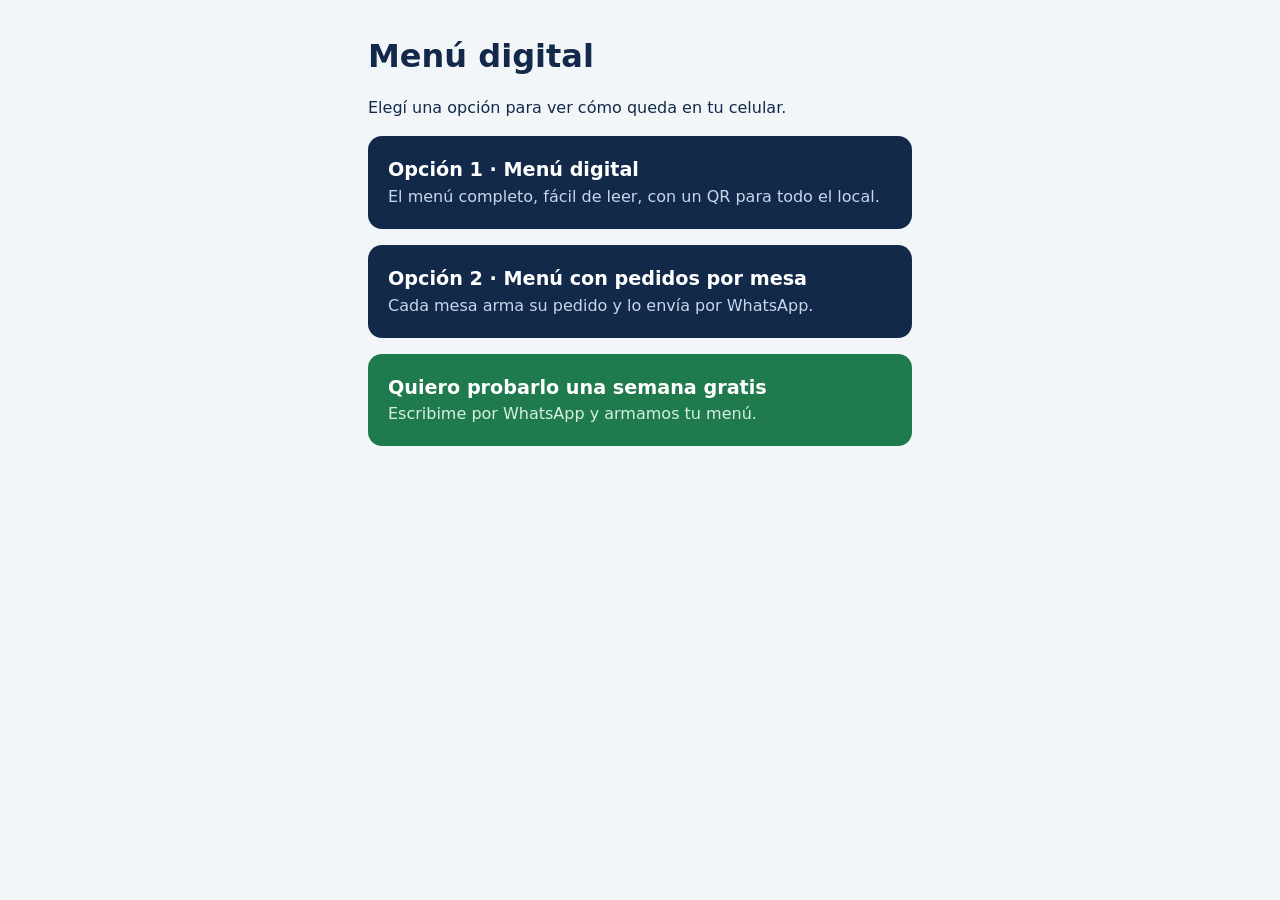
<file: index.html>
<!DOCTYPE html>
<html lang="es-AR">
<head>
  <meta charset="UTF-8">
  <meta name="viewport" content="width=device-width, initial-scale=1">
  <title>Menú digital · Opciones</title>
  <style>
    body { margin: 0; padding: 2rem 1.25rem; font-family: system-ui, sans-serif; background: #f3f6f9; color: #12294a; line-height: 1.5; }
    main { max-width: 34rem; margin: 0 auto; }
    h1 { font-size: 2rem; margin: 0 0 .5rem; }
    a.opcion { display: block; margin-top: 1rem; padding: 1.25rem; border-radius: 14px; background: #12294a; color: #fff; text-decoration: none; }
    a.opcion strong { display: block; font-size: 1.2rem; }
    a.opcion span { color: #c8d6ea; }
    a.opcion.contacto { background: #1f7a4d; }
    a.opcion.contacto span { color: #d6f0e2; }
    a.opcion:focus-visible { outline: 3px solid #e8b13a; outline-offset: 2px; }
  </style>
</head>
<body>
  <main>
    <h1>Menú digital</h1>
    <p>Elegí una opción para ver cómo queda en tu celular.</p>
    <a class="opcion" href="demo-simple/"><strong>Opción 1 · Menú digital</strong><span>El menú completo, fácil de leer, con un QR para todo el local.</span></a>
    <a class="opcion" href="demo-pedidos/?mesa=1"><strong>Opción 2 · Menú con pedidos por mesa</strong><span>Cada mesa arma su pedido y lo envía por WhatsApp.</span></a>
    <a class="opcion contacto" target="_blank" rel="noopener" href="https://wa.me/5493547304917?text=Hola%2C%20me%20interesa%20tu%20propuesta%2C%20quiero%20hacer%20mi%20prueba%20de%20una%20semana%20gratuita"><strong>Quiero probarlo una semana gratis</strong><span>Escribime por WhatsApp y armamos tu menú.</span></a>
  </main>
</body>
</html>
</file>
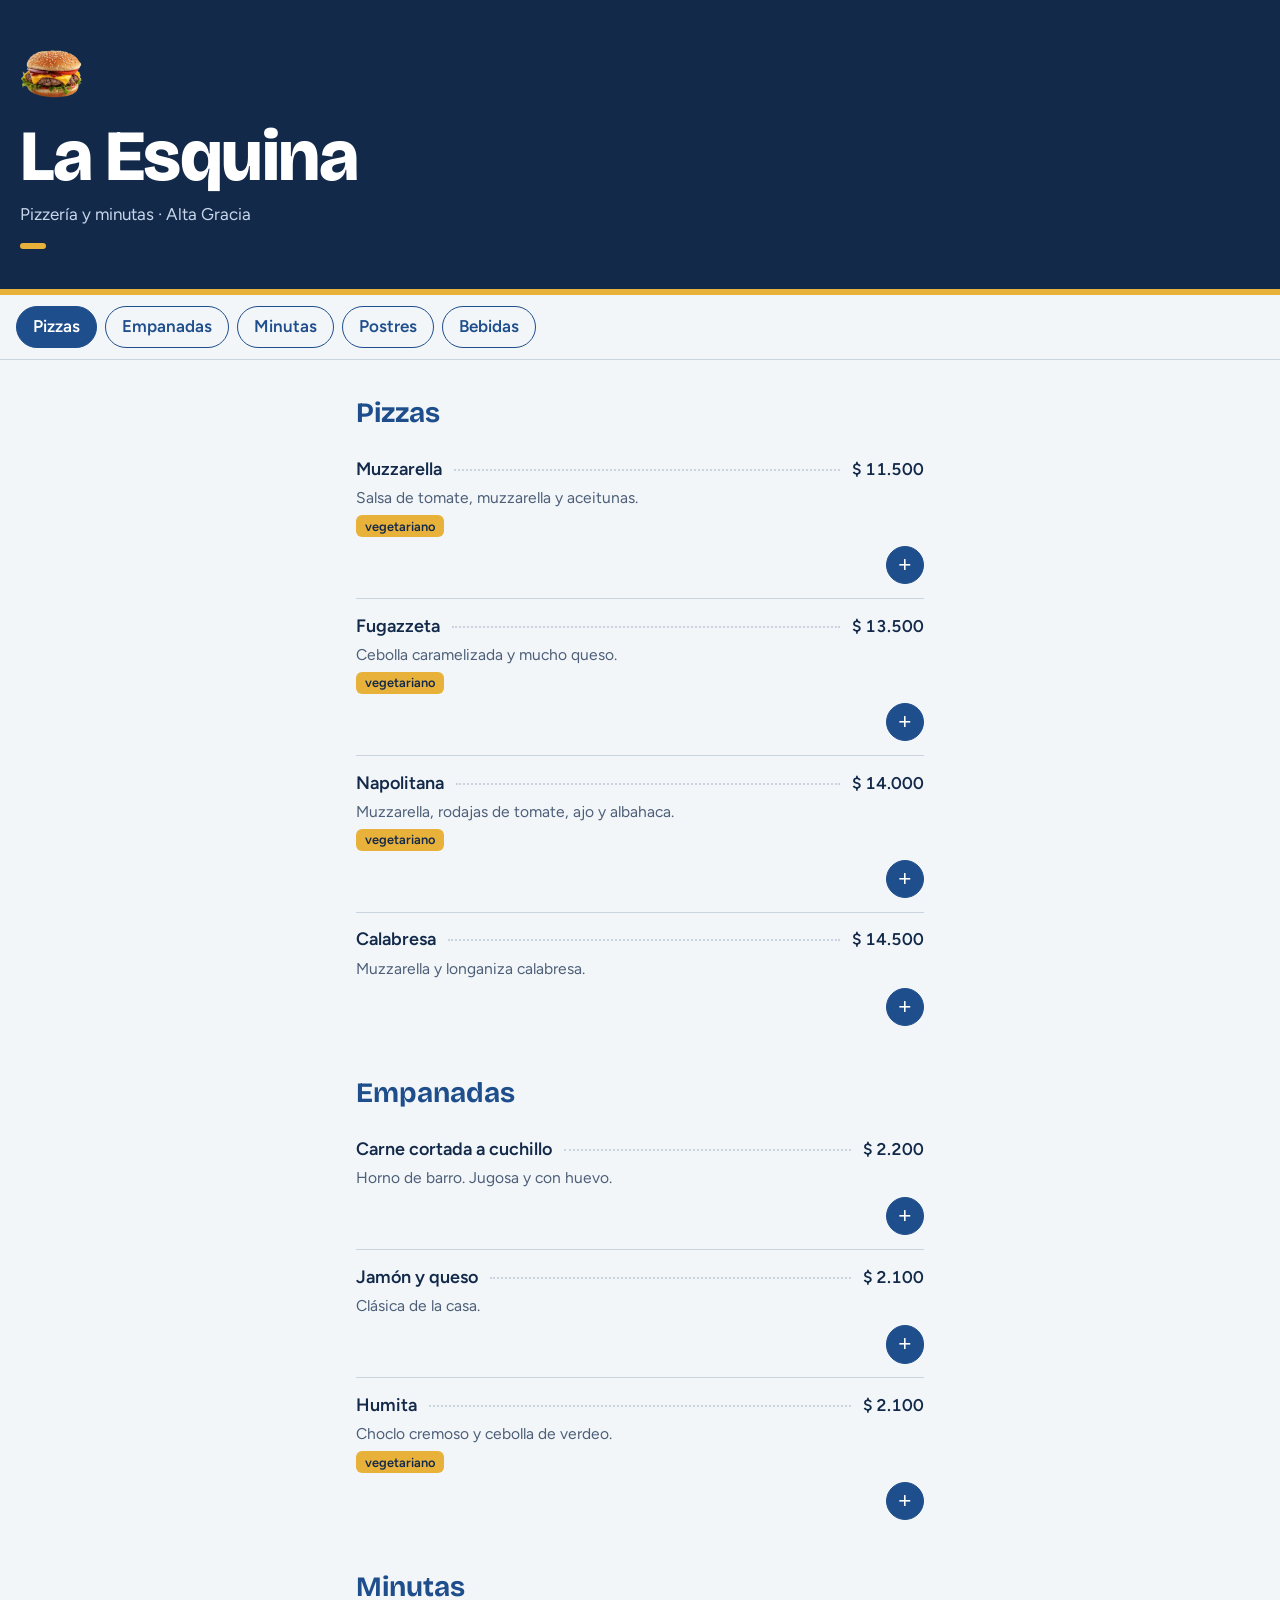
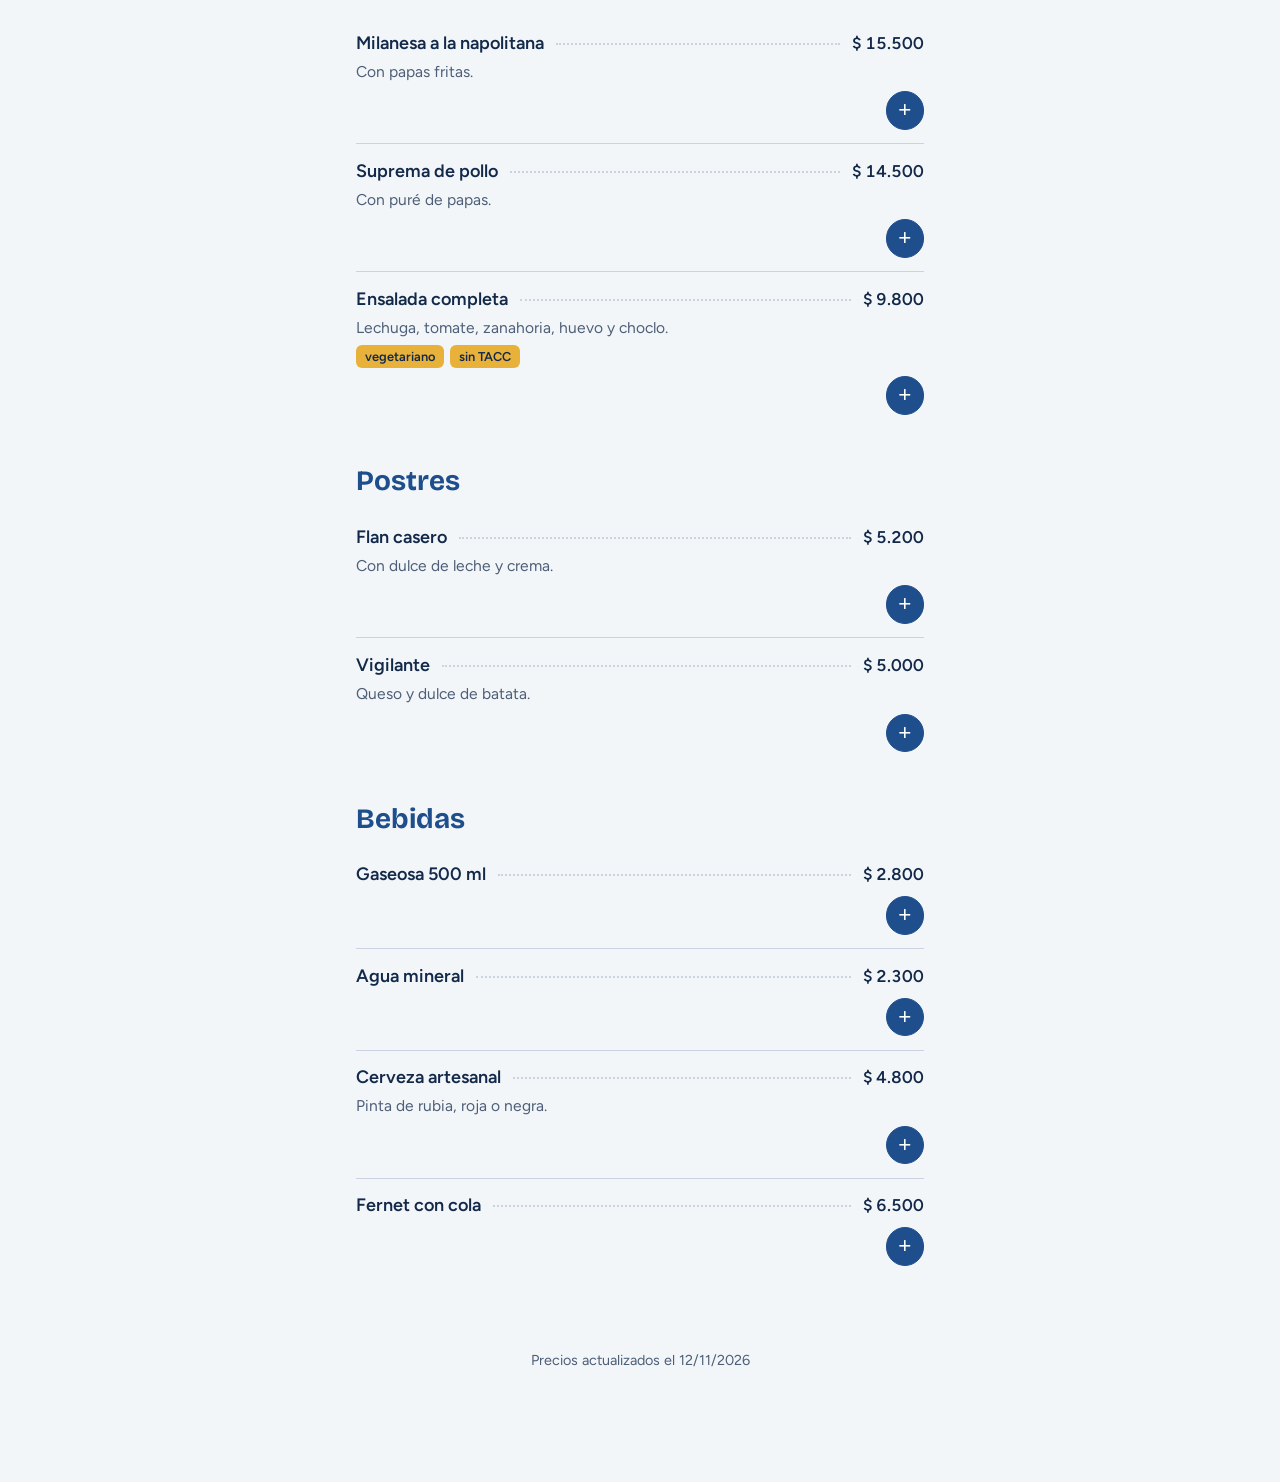
<file: demo-pedidos/index.html>
<!DOCTYPE html>
<html lang="es-AR">
<head>
  <meta charset="UTF-8">
  <meta name="viewport" content="width=device-width, initial-scale=1">
  <title>Menú</title>
  <link rel="preconnect" href="https://fonts.googleapis.com">
  <link rel="preconnect" href="https://fonts.gstatic.com" crossorigin>
  <link href="https://fonts.googleapis.com/css2?family=Bricolage+Grotesque:wght@600;800&family=Figtree:wght@400;500;600&display=swap" rel="stylesheet">
  <link rel="stylesheet" href="../shared/style.css">
</head>
<body>
  <header class="portada" id="portada">
    <h1 id="local">Menú</h1>
    <p id="subtitulo"></p>
    <p id="mesa-etiqueta" class="mesa-etiqueta" hidden></p>
  </header>

  <nav id="categorias" class="categorias" aria-label="Categorías del menú"></nav>
  <main id="menu"></main>
  <footer class="pie"><p id="actualizado"></p></footer>

  <button id="barra-pedido" class="barra-pedido" hidden></button>

  <section id="panel" class="panel" hidden aria-label="Tu pedido">
    <div class="panel-caja">
      <div class="panel-cab">
        <h2>Tu pedido</h2>
        <button id="cerrar" class="btn-texto">Cerrar</button>
      </div>
      <p id="panel-mesa" class="panel-mesa"></p>
      <div id="panel-lista"></div>
      <label for="nota">Aclaraciones</label>
      <textarea id="nota" rows="2" placeholder="Ej: sin cebolla, bien cocida"></textarea>
      <p class="panel-total">Total <span id="panel-total"></span></p>
      <p class="panel-ayuda" id="panel-ayuda"></p>
      <a id="btn-wsp" class="btn-principal" hidden target="_blank" rel="noopener">Enviar por WhatsApp</a>
      <button id="vaciar" class="btn-texto">Vaciar pedido</button>
    </div>
  </section>

  <script src="../shared/script.js"></script>
</body>
</html>
</file>
<file: shared/style.css>
:root {
  --tinta: #12294a;
  --azulejo: #1f4e8c;
  --mostaza: #e8b13a;
  --fondo: #f3f6f9;
  --linea: #c9d4e0;
  --suave: #4d5f78;
}

* { box-sizing: border-box; }
html { scroll-behavior: smooth; scroll-padding-top: 64px; }

body {
  margin: 0;
  background: var(--fondo);
  color: var(--tinta);
  font-family: "Figtree", system-ui, sans-serif;
  font-size: 1.0625rem;
  line-height: 1.5;
}

/* Portada */
.portada {
  background: var(--tinta);
  color: #fff;
  padding: 2.5rem 1.25rem 2rem;
  border-bottom: 6px solid var(--mostaza);
}
.portada h1 {
  margin: 0;
  font-family: "Bricolage Grotesque", system-ui, sans-serif;
  font-weight: 800;
  font-size: clamp(2.6rem, 12vw, 4.5rem);
  line-height: 1;
  letter-spacing: -0.02em;
}
.portada p { margin: .6rem 0 0; color: #c8d6ea; }

/* Barra de categorías fija */
.categorias {
  position: sticky;
  top: 0;
  z-index: 10;
  display: flex;
  gap: .5rem;
  padding: .7rem 1rem;
  overflow-x: auto;
  background: var(--fondo);
  border-bottom: 1px solid var(--linea);
  scrollbar-width: none;
}
.categorias::-webkit-scrollbar { display: none; }
.categorias a {
  flex: none;
  padding: .45rem 1rem;
  border-radius: 999px;
  border: 1.5px solid var(--azulejo);
  color: var(--azulejo);
  font-weight: 600;
  text-decoration: none;
}
.categorias a.activa {
  background: var(--azulejo);
  color: #fff;
}

/* Menú */
main { max-width: 38rem; margin: 0 auto; padding: 0 1.25rem 2rem; }

.seccion h2 {
  margin: 2rem 0 .5rem;
  font-family: "Bricolage Grotesque", system-ui, sans-serif;
  font-size: 1.75rem;
  color: var(--azulejo);
}

.plato { padding: .85rem 0; border-bottom: 1px solid var(--linea); }
.plato:last-child { border-bottom: 0; }
.plato-linea { display: flex; align-items: baseline; gap: .75rem; }
.plato-nombre { font-weight: 600; font-size: 1.125rem; }
.plato-relleno { flex: 1; border-bottom: 2px dotted var(--linea); transform: translateY(-4px); }
.plato-precio { font-weight: 600; font-variant-numeric: tabular-nums; }
.plato-desc { margin: .2rem 0 0; color: var(--suave); font-size: .975rem; max-width: 30rem; }

.tag {
  display: inline-block;
  margin: .35rem .4rem 0 0;
  padding: .1rem .55rem;
  border-radius: 6px;
  background: var(--mostaza);
  color: var(--tinta);
  font-size: .8rem;
  font-weight: 600;
}

.pie { padding: 1.5rem 1.25rem 3rem; text-align: center; color: var(--suave); font-size: .9rem; }

.error { max-width: 38rem; margin: 2rem auto; padding: 1rem 1.25rem; background: #fff3cd; border-radius: 8px; }

.categorias a:focus-visible { outline: 3px solid var(--mostaza); outline-offset: 2px; }

@media (prefers-reduced-motion: reduce) {
  html { scroll-behavior: auto; }
}

/* ---------- Mesa y logo ---------- */
.logo { display: block; max-height: 64px; max-width: 70%; margin-bottom: 1rem; }
.mesa-etiqueta {
  display: inline-block;
  margin-top: 1rem !important;
  padding: .2rem .8rem;
  border-radius: 999px;
  background: var(--mostaza);
  color: var(--tinta) !important;
  font-weight: 600;
}

/* ---------- Armar pedido ---------- */
.control { display: flex; justify-content: flex-end; align-items: center; gap: .7rem; margin-top: .5rem; }
.btn-cant {
  width: 2.4rem; height: 2.4rem;
  border-radius: 50%;
  border: 1.5px solid var(--azulejo);
  background: #fff;
  color: var(--azulejo);
  font-size: 1.4rem; line-height: 1;
  cursor: pointer;
}
.btn-cant.mas { background: var(--azulejo); color: #fff; }
.cant { min-width: 1.2rem; text-align: center; font-weight: 600; }
.control.vacio .cant, .control.vacio .menos { display: none; }

.barra-pedido {
  position: fixed; left: 1rem; right: 1rem; bottom: 1rem; z-index: 20;
  max-width: 36rem; margin: 0 auto;
  padding: .95rem 1.25rem;
  border: 0; border-radius: 14px;
  background: var(--tinta); color: #fff;
  font: 600 1.05rem "Figtree", system-ui, sans-serif;
  box-shadow: 0 6px 18px rgba(18, 41, 74, .35);
  cursor: pointer;
}
.barra-pedido[hidden], .panel[hidden], .control[hidden] { display: none; }
.pie { padding-bottom: 6rem; }

.panel {
  position: fixed; inset: 0; z-index: 30;
  background: rgba(18, 41, 74, .55);
  display: flex; align-items: flex-end; justify-content: center;
}
.panel-caja {
  width: 100%; max-width: 38rem; max-height: 90vh; overflow-y: auto;
  padding: 1.25rem; border-radius: 18px 18px 0 0;
  background: var(--fondo);
}
.panel-cab { display: flex; justify-content: space-between; align-items: center; }
.panel-cab h2 { margin: 0; font-family: "Bricolage Grotesque", system-ui, sans-serif; font-size: 1.6rem; }
.panel-mesa { margin: .2rem 0 1rem; font-weight: 600; color: var(--azulejo); font-size: 1.3rem; }
.panel-item { display: flex; justify-content: space-between; gap: 1rem; padding: .55rem 0; border-bottom: 1px solid var(--linea); }
.panel-item span:last-child { font-variant-numeric: tabular-nums; }
.panel label { display: block; margin-top: 1rem; font-weight: 600; }
.panel textarea {
  width: 100%; margin-top: .3rem; padding: .6rem;
  border: 1.5px solid var(--linea); border-radius: 8px;
  font: inherit; background: #fff; color: var(--tinta);
}
.panel-total { display: flex; justify-content: space-between; margin: 1rem 0 .3rem; font-size: 1.25rem; font-weight: 600; }
.panel-ayuda { margin: 0 0 1rem; color: var(--suave); font-size: .95rem; }
.btn-principal {
  display: block; padding: .9rem; border-radius: 12px;
  background: var(--azulejo); color: #fff; text-align: center;
  font-weight: 600; text-decoration: none;
}
.btn-texto {
  margin-top: .6rem; padding: .5rem 0; border: 0; background: none;
  color: var(--azulejo); font: 600 1rem "Figtree", system-ui, sans-serif; cursor: pointer;
}
.btn-cant:focus-visible, .btn-texto:focus-visible, .barra-pedido:focus-visible, .btn-principal:focus-visible {
  outline: 3px solid var(--mostaza); outline-offset: 2px;
}
</file>
